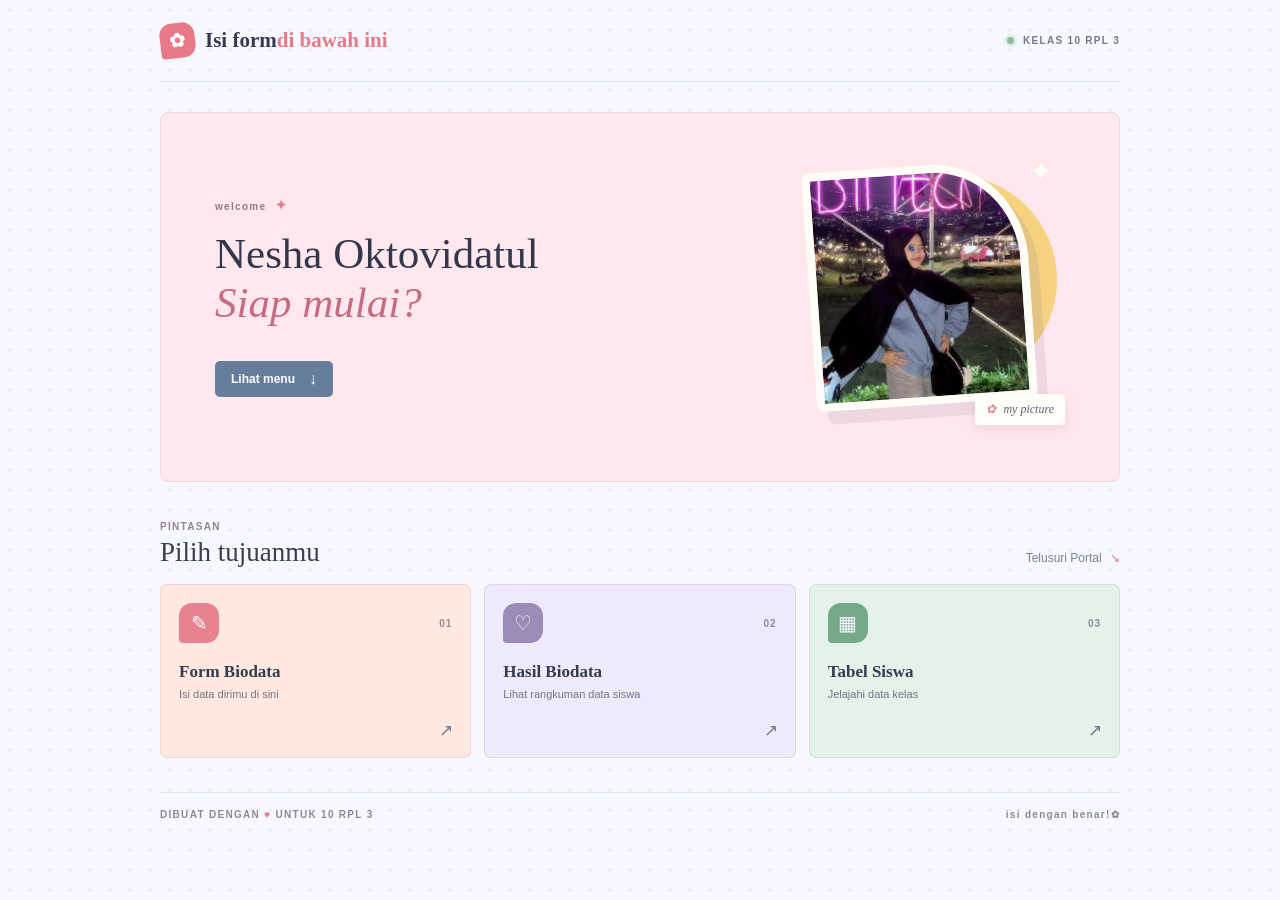
<file: index.html>
<!DOCTYPE html>
<html lang="id">
<head>
    <meta charset="UTF-8">
    <meta name="viewport" content="width=device-width, initial-scale=1.0">
    <meta name="theme-color" content="#f7f8ff">
    <meta name="description" content="Pintasan untuk formulir, hasil biodata, dan tabel kelas.">
    <title>Isi form di bawah ini! | 10 RPL 3</title>
    <link rel="stylesheet" href="style.css">
</head>
<body class="home-page">
    <div class="page-shell">
        <header class="topbar">
            <a class="brand" href="index.html" aria-label="Isi form di bawah ini!, halaman utama">
                <span class="brand-mark" aria-hidden="true">✿</span>
                <span>Isi form<span class="brand-accent">di bawah ini</span></span>
            </a>
            <p class="class-tag"><span class="class-dot"></span> KELAS 10 RPL 3</p>
        </header>

        <main>
            <section class="welcome" aria-labelledby="welcome-title">
                <div class="welcome-copy">
                    <p class="eyebrow">welcome <span aria-hidden="true">✦</span></p>
                    <h1 id="welcome-title">Nesha Oktovidatul <br><span>Siap mulai?</span></h1>
                    <a class="welcome-button" href="#menu">Lihat menu <span aria-hidden="true">↓</span></a>
                </div>
                <div class="profile-visual">
                    <div class="photo-accent" aria-hidden="true"></div>
                    <img class="profile-photo" src="foto.jpg" alt="Nesha in a black hijab and light blue top at an outdoor night event">
                    <span class="photo-caption"><span aria-hidden="true">✿</span> my picture</span>
                    <span class="photo-star" aria-hidden="true">✦</span>
                </div>
            </section>

            <section class="menu-section" id="menu" aria-labelledby="menu-title">
                <div class="section-heading">
                    <div>
                        <p class="eyebrow">PINTASAN</p>
                        <h2 id="menu-title">Pilih tujuanmu</h2>
                    </div>
                    <p class="section-note">Telusuri Portal <span aria-hidden="true">↘</span></p>
                </div>

                <nav class="menu-list" aria-label="Menu kelas">
                    <a href="form_biodata.html" class="menu-item menu-peach">
                        <span class="item-top"><span class="item-icon" aria-hidden="true">✎</span><span class="item-number">01</span></span>
                        <span class="item-title">Form Biodata</span>
                        <span class="item-detail">Isi data dirimu di sini</span>
                        <span class="item-arrow" aria-hidden="true">↗</span>
                    </a>
                    <a href="hasil_biodata.html" class="menu-item menu-lilac">
                        <span class="item-top"><span class="item-icon" aria-hidden="true">♡</span><span class="item-number">02</span></span>
                        <span class="item-title">Hasil Biodata</span>
                        <span class="item-detail">Lihat rangkuman data siswa</span>
                        <span class="item-arrow" aria-hidden="true">↗</span>
                    </a>
                    <a href="table.html" class="menu-item menu-mint">
                        <span class="item-top"><span class="item-icon" aria-hidden="true">▦</span><span class="item-number">03</span></span>
                        <span class="item-title">Tabel Siswa</span>
                        <span class="item-detail">Jelajahi data kelas</span>
                        <span class="item-arrow" aria-hidden="true">↗</span>
                    </a>
                </nav>
            </section>
        </main>

        <footer class="page-footer">
            <span>DIBUAT DENGAN <span class="footer-heart">♥</span> UNTUK 10 RPL 3</span>
            <span>isi dengan benar!<span aria-hidden="true">✿</span></span>
        </footer>
    </div>
</body>
</html>
</file>
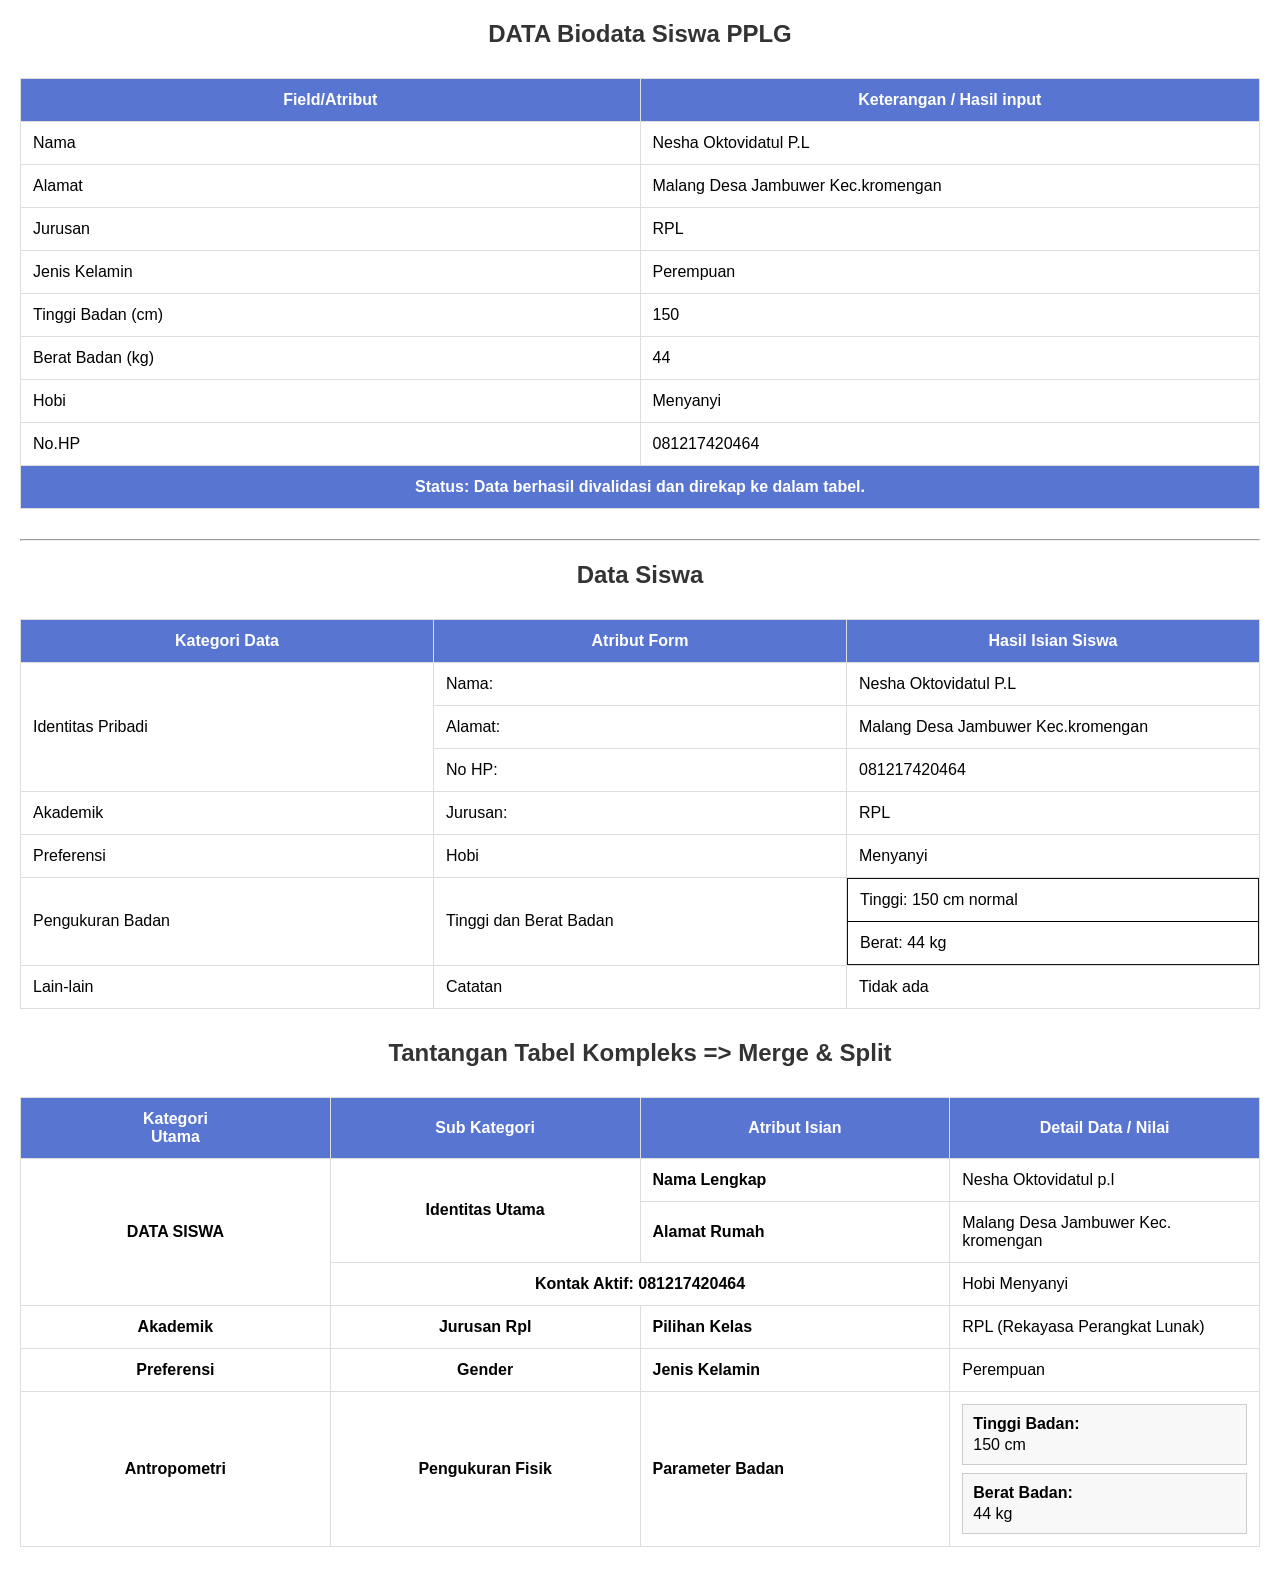
<file: 10rpl3_table.html>
<!DOCTYPE html>
<html lang="en">
<head>
    <meta charset="UTF-8">
    <meta name="viewport" content="width=device-width, initial-scale=1.0">
    <title>Document</title>
</head>
<body>
<!DOCTYPE html>
<html> 
<head>
<style>
table, th, td {
  border: 1px solid rgb(19, 18, 18);
  border-collapse: collapse;
}
th, td {
  padding: 5px;
  text-align: left;
}
</style>
</head>
<body>

<h2>DATA Biodata Siswa PPLG</h2>


<table style="width:100%">

  <tr>
    <th>Field/Atribut</th>
    <th>Keterangan / Hasil input</th>
  </tr>
  <tr>
    <td>Nama</td>
    <td>Nesha Oktovidatul P.L</td>
  </tr>
  <tr>
    <td>Alamat</td>
    <td>Malang Desa Jambuwer Kec.kromengan</td>
  </tr>
   <tr>
    <td>Jurusan</td>
    <td>RPL</td>
  </tr>
  <tr>
    <td>Jenis Kelamin</td>
    <td>Perempuan
    </td>
  </tr>
   <tr>
    <td>Tinggi Badan (cm)</td>
    <td>150</td>
  </tr>
  <tr>
    <td>Berat Badan (kg)</td>
    <td>44</td>
  </tr>
  <tr>
    <td>Hobi</td>
    <td>Menyanyi </td>
  </tr>
    <tr>
    <td>No.HP</td>
    <td>081217420464</td>
  </tr>
</tr>
     <th colspan="2">Status: Data berhasil divalidasi dan direkap ke dalam tabel.</th>
</table>

<hr>
<!DOCTYPE html>
<html lang="id">
<head>
    <meta charset="UTF-8">
    <meta name="viewport" content="width=device-width, initial-scale=1.0">
    <title>Data Siswa</title>

    <style>
        table {
            width: 80%;
            border-collapse: collapse;
            margin: 30px auto;
        }

        th, td {
            border: 1px solid black;
            padding: 10px;
            text-align: left;
        }

        th {
            background-color: #d9eaf7;
            text-align: center;
        }

        h2 {
            text-align: center;
        }
    </style>
</head>

<body>
<!DOCTYPE html>
<html lang="id">
<head>
    <meta charset="UTF-8">
    <meta name="viewport" content="width=device-width, initial-scale=1.0">
    <title>Data Siswa</title>

    <style>
        table {
            width: 80%;
            border-collapse: collapse;
            margin: 30px auto;
        }

        th, td {
            border: 1px solid black;
            padding: 10px;
            text-align: left;
        }

        th {
            background-color: #d9eaf7;
            text-align: center;
        }

        h2 {
            text-align: center;
        }
    </style>
</head>

<body>

    <h2>Data Siswa</h2>

    <table>
        <!-- Judul Kolom -->
        <tr>
            <th>Kategori Data</th>
            <th>Atribut Form</th>
            <th>Hasil Isian Siswa</th>
        </tr>

        <!-- Identitas Pribadi - Merge 3 Baris -->
        <tr>
            <td rowspan="3">Identitas Pribadi</td>
            <td>Nama:</td>
            <td>Nesha Oktovidatul P.L </td>
        </tr>

        <tr>
            <td>Alamat:</td>
            <td>Malang Desa Jambuwer Kec.kromengan</td>
        </tr>

        <tr>
            <td>No HP:</td>
            <td>081217420464</td>
        </tr>

        <!-- Akademik - 1 Baris -->
        <tr>
            <td>Akademik</td>
            <td>Jurusan:</td>
            <td> RPL</td>
        </tr>

        <!-- Preferensi - 1 Baris -->
        <tr>
            <td>Preferensi</td>
            <td>Hobi</td>
            <td>Menyanyi</td>
        </tr>

       <!-- Pengukuran Badan -->
<tr>
    <td>Pengukuran Badan</td>
    <td>Tinggi dan Berat Badan</td>
    <td style="padding: 0;">
        <table style="width: 100%; margin: 0; border-collapse: collapse;">
            <tr>
                <td style="border: none; border-bottom: 1px solid black;">
                    Tinggi: 150 cm normal
                </td>
            </tr>
            <tr>
                <td style="border: none;">
                    Berat: 44 kg
                </td>
            </tr>
        </table>
    </td>
</tr>

        <!-- Lain-lain - 1 Baris -->
        <tr>
            <td>Lain-lain</td>
            <td>Catatan</td>
            <td>Tidak ada</td>
        </tr>

    </table>
    
</body>
<!DOCTYPE html>
<html lang="id">
<head>
    <meta charset="UTF-8">
    <meta name="viewport" content="width=device-width, initial-scale=1.0">
    <title>Tabel Kompleks</title>

    <style>
        body {
            font-family: Arial, sans-serif;
            background: white;
            margin: 20px;
        }

        h2 {
            text-align: center;
            color: #333;
            margin-bottom: 15px;
        }

        table {
            width: 100%;
            border-collapse: collapse;
            table-layout: fixed;
        }

        th, td {
            border: 1px solid #ddd;
            padding: 12px;
            vertical-align: middle;
        }

        th {
            background-color: #5875d1;
            color: white;
            text-align: center;
            font-weight: bold;
        }

        td {
            background-color: #fff;
        }

        .kategori {
            text-align: center;
            font-weight: bold;
        }

        .sub-kategori {
            text-align: center;
            font-weight: bold;
        }

        .atribut {
            font-weight: bold;
        }

        .detail {
            font-weight: normal;
        }

        /* Bagian keterangan */
        .keterangan {
            text-align: center;
            font-size: 14px;
            font-weight: bold;
            padding: 15px;
            background-color: #fafafa;
        }

        /* Tampilan data yang dibagi menjadi 2 */
        .split-content {
            display: flex;
            flex-direction: column;
            gap: 8px;
        }

        .split-item {
            border: 1px solid #ccc;
            padding: 10px;
            background-color: #f8f8f8;
        }

        .split-item strong {
            display: block;
            margin-bottom: 3px;
        }
    </style>
</head>

<body>

<h2>Tantangan Tabel Kompleks => Merge & Split</h2>

<table>

    <!-- HEADER -->
    <tr>
        <th>Kategori<br>Utama</th>
        <th>Sub Kategori</th>
        <th>Atribut Isian</th>
        <th>Detail Data / Nilai</th>
    </tr>

    <!-- DATA SISWA -->
    <tr>
        <td rowspan="3" class="kategori">
            DATA SISWA
        </td>

        <td rowspan="2" class="sub-kategori">
            Identitas Utama
        </td>

        <td class="atribut">
            Nama Lengkap
        </td>

        <td class="detail">
            Nesha Oktovidatul p.l
        </td>
    </tr>

    <tr>
        <td class="atribut">
            Alamat Rumah
        </td>

        <td class="detail">
            Malang Desa Jambuwer Kec. kromengan
        </td>
    </tr>

    <tr>
        <td colspan="2" class="sub-kategori">
            Kontak Aktif: 081217420464
        </td>

        <td class="detail">
            Hobi Menyanyi
        </td>
    </tr>

    <!-- AKADEMIK -->
    <tr>
        <td class="kategori">
            Akademik
        </td>

        <td class="sub-kategori">
            Jurusan Rpl
        </td>

        <td class="atribut">
            Pilihan Kelas
        </td>

        <td class="detail">
            RPL (Rekayasa Perangkat Lunak)
        </td>
    </tr>

    <!-- PREFERENSI -->
    <tr>
        <td class="kategori">
            Preferensi
        </td>

        <td class="sub-kategori">
            Gender
        </td>

        <td class="atribut">
            Jenis Kelamin
        </td>

        <td class="detail">
            Perempuan
        </td>
    </tr>

    <!-- ANTROPOMETRI -->
    <tr>
        <td class="kategori">
            Antropometri
        </td>

        <td class="sub-kategori">
            Pengukuran Fisik
        </td>

        <td class="atribut">
            Parameter Badan
        </td>

        <td class="detail">

            <div class="split-content">

                <div class="split-item">
                    <strong>Tinggi Badan:</strong>
                    150 cm
                </div>

                <div class="split-item">
                    <strong>Berat Badan:</strong>
                    44 kg
                </div>

            </div>

        </td>
    </tr>
</body>
</html>   
</body>
</html>
</file>
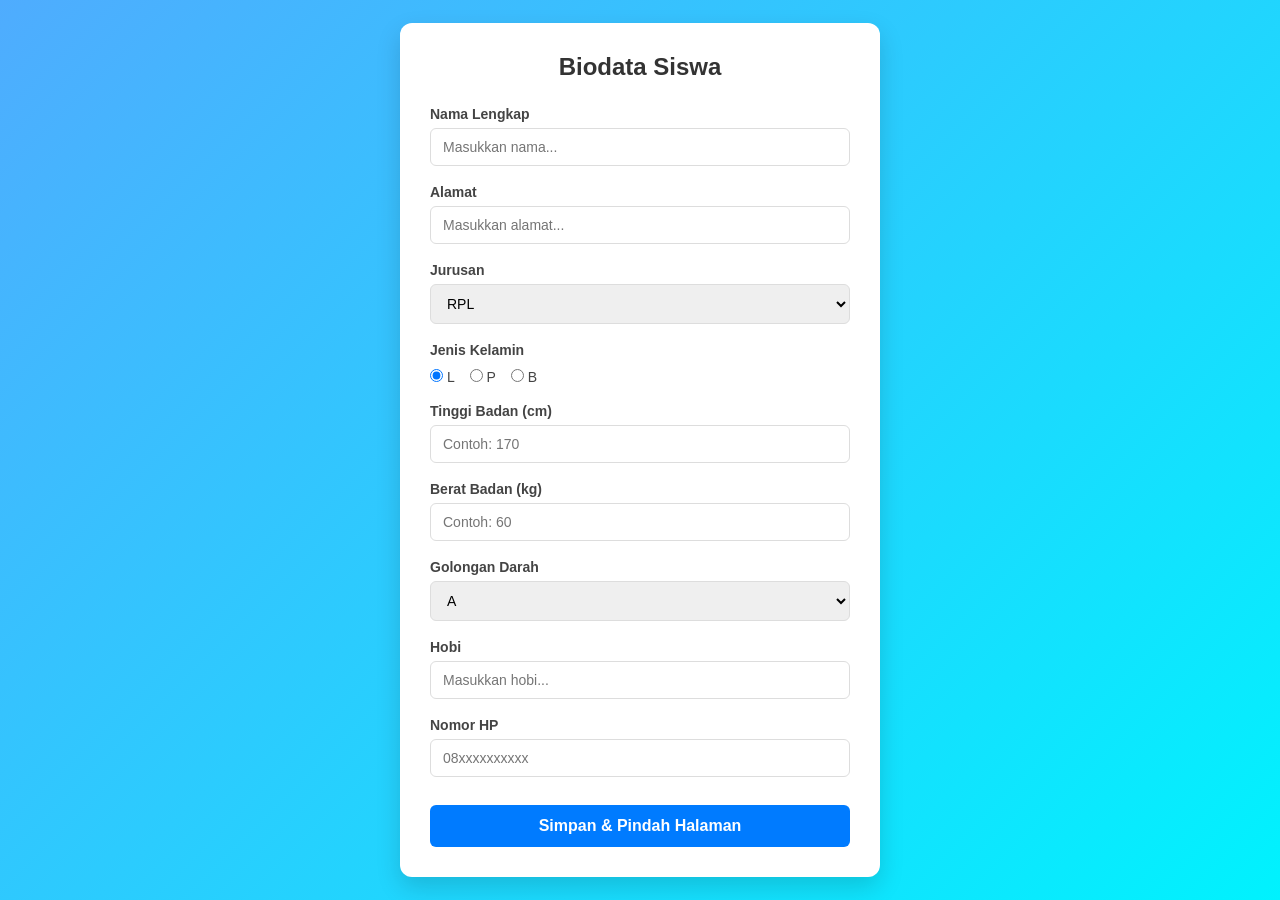
<file: form_biodata.html>
<!DOCTYPE html>
<html lang="en">
<head>
    <meta charset="UTF-8">
    <meta name="viewport" content="width=device-width, initial-scale=1.0">
    <title>Document</title>
</head>
<body>
    <!DOCTYPE html>
<html lang="id">
<head>
    <meta charset="UTF-8">
    <meta name="viewport" content="width=device-width, initial-scale=1.0">
    <title>Biodata Siswa - Form Input</title>
    <style>
        * {
            box-sizing: border-box;
            margin: 0;
            padding: 0;
            font-family: 'Segoe UI', Tahoma, Geneva, Verdana, sans-serif;
        }

        body {
            background: linear-gradient(135deg, #4facfe 0%, #00f2fe 100%);
            min-height: 100vh;
            display: flex;
            justify-content: center;
            align-items: center;
            padding: 20px;
        }

        .container {
            background-color: #ffffff;
            padding: 30px;
            border-radius: 12px;
            box-shadow: 0 10px 25px rgba(0, 0, 0, 0.15);
            width: 100%;
            max-width: 480px;
        }

        h2 {
            text-align: center;
            color: #333;
            margin-bottom: 25px;
            font-size: 24px;
        }

        .form-group {
            margin-bottom: 18px;
        }

        label {
            display: block;
            margin-bottom: 6px;
            color: #444;
            font-weight: 600;
            font-size: 14px;
        }

        input[type="text"],
        input[type="number"],
        select {
            width: 100%;
            padding: 10px 12px;
            border: 1.5px solid #ddd;
            border-radius: 6px;
            font-size: 14px;
            transition: border-color 0.3s;
            outline: none;
        }

        input[type="text"]:focus,
        input[type="number"]:focus,
        select:focus {
            border-color: #007bff;
        }

        .radio-group {
            display: flex;
            gap: 15px;
            align-items: center;
            padding-top: 5px;
        }

        .radio-group label {
            font-weight: normal;
            margin-bottom: 0;
            cursor: pointer;
        }

        button {
            width: 100%;
            padding: 12px;
            background-color: #007bff;
            color: white;
            border: none;
            border-radius: 6px;
            font-size: 16px;
            font-weight: bold;
            cursor: pointer;
            transition: background-color 0.3s;
            margin-top: 10px;
        }

        button:hover {
            background-color: #0056b3;
        }
    </style>
</head>
<body>

    <div class="container">
        <h2>Biodata Siswa</h2>

        <form id="formBiodata">
            <div class="form-group">
                <label for="nama">Nama Lengkap</label>
                <input type="text" id="nama" placeholder="Masukkan nama..." required>
            </div>

            <div class="form-group">
                <label for="alamat">Alamat</label>
                <input type="text" id="alamat" placeholder="Masukkan alamat..." required>
            </div>

            <div class="form-group">
                <label for="jurusan">Jurusan</label>
                <select id="jurusan">
                    <option value="RPL">RPL</option>
                    <option value="TSM">TSM</option>
                    <option value="TKJ">TKJ</option>
                    <option value="TKR">TKR</option>
                </select>
            </div>

            <div class="form-group">
                <label>Jenis Kelamin</label>
                <div class="radio-group">
                    <label><input type="radio" name="jk" value="L" checked> L</label>
                    <label><input type="radio" name="jk" value="P"> P</label>
                    <label><input type="radio" name="jk" value="B"> B</label>
                </div>
            </div>

            <div class="form-group">
                <label for="tinggi">Tinggi Badan (cm)</label>
                <input type="number" id="tinggi" placeholder="Contoh: 170">
            </div>

            <div class="form-group">
                <label for="berat">Berat Badan (kg)</label>
                <input type="number" id="berat" placeholder="Contoh: 60">
            </div>

            <div class="form-group">
                <label for="golDarah">Golongan Darah</label>
                <select id="golDarah">
                    <option value="A">A</option>
                    <option value="B">B</option>
                    <option value="AB">AB</option>
                    <option value="O">O</option>
                </select>
            </div>

            <div class="form-group">
                <label for="hobi">Hobi</label>
                <input type="text" id="hobi" placeholder="Masukkan hobi...">
            </div>

            <div class="form-group">
                <label for="hp">Nomor HP</label>
                <input type="text" id="hp" placeholder="08xxxxxxxxxx">
            </div>

            <button type="submit">Simpan & Pindah Halaman</button>
        </form>
    </div>

    <script>
        document.getElementById('formBiodata').addEventListener('submit', function(e) {
            e.preventDefault();

            const dataBiodata = {
                nama: document.getElementById('nama').value,
                alamat: document.getElementById('alamat').value,
                jurusan: document.getElementById('jurusan').value,
                jk: document.querySelector('input[name="jk"]:checked').value,
                tinggi: document.getElementById('tinggi').value,
                berat: document.getElementById('berat').value,
                golDarah: document.getElementById('golDarah').value,
                hobi: document.getElementById('hobi').value,
                hp: document.getElementById('hp').value
            };

            localStorage.setItem('biodataSiswa', JSON.stringify(dataBiodata));
            window.location.href = 'hasil_biodata.html';
        });
    </script>
</body>
</html>
</file>
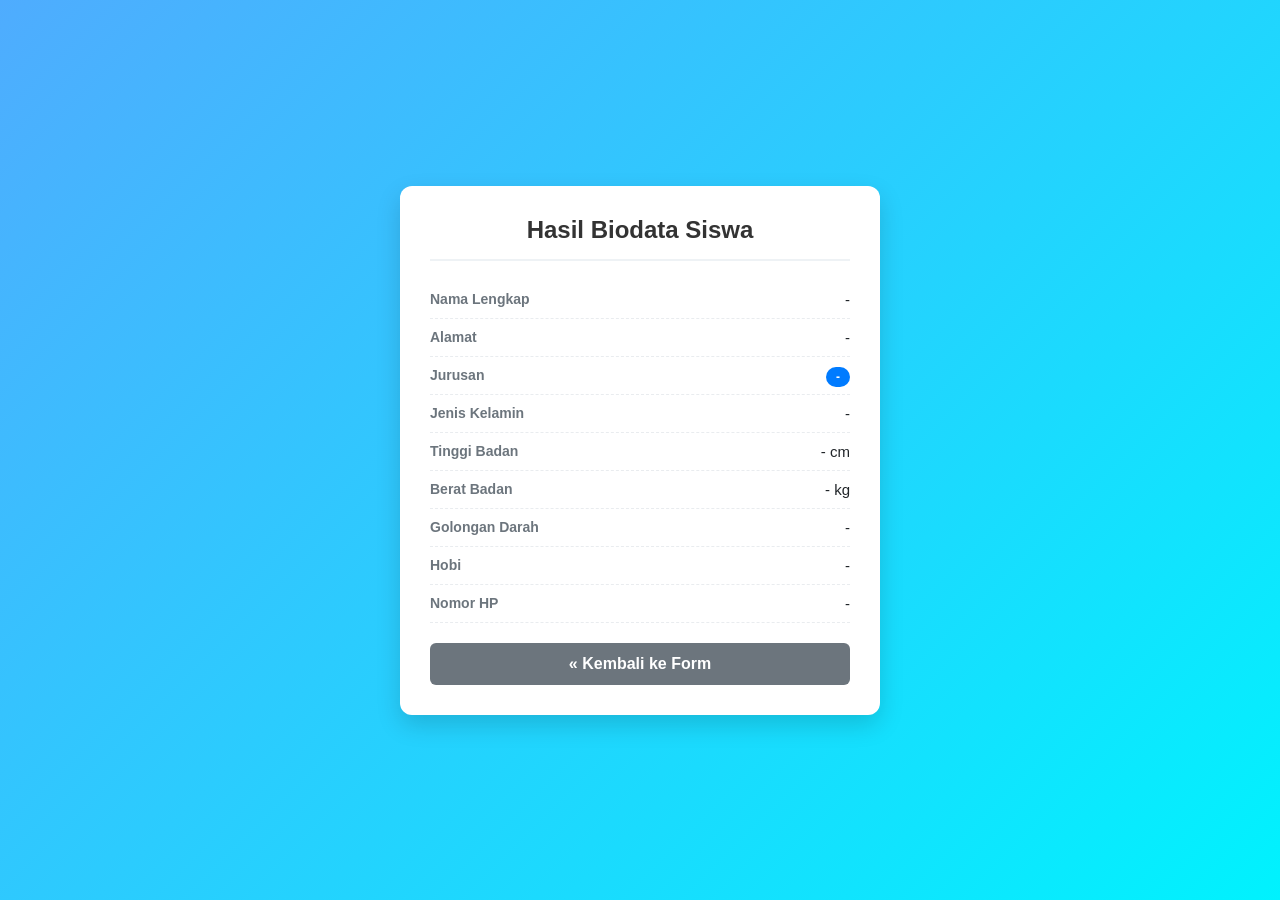
<file: hasil_biodata.html>
<!DOCTYPE html>
<html lang="id">
<head>
    <meta charset="UTF-8">
    <meta name="viewport" content="width=device-width, initial-scale=1.0">
    <title>Hasil Biodata Siswa</title>
    <style>
        * {
            box-sizing: border-box;
            margin: 0;
            padding: 0;
            font-family: 'Segoe UI', Tahoma, Geneva, Verdana, sans-serif;
        }

        body {
            background: linear-gradient(135deg, #4facfe 0%, #00f2fe 100%);
            min-height: 100vh;
            display: flex;
            justify-content: center;
            align-items: center;
            padding: 20px;
        }

        .card {
            background-color: #ffffff;
            padding: 30px;
            border-radius: 12px;
            box-shadow: 0 10px 25px rgba(0, 0, 0, 0.15);
            width: 100%;
            max-width: 480px;
        }

        .card-header {
            text-align: center;
            padding-bottom: 15px;
            border-bottom: 2px solid #eef2f5;
            margin-bottom: 20px;
        }

        .card-header h2 {
            color: #333;
            font-size: 24px;
        }

        .info-group {
            display: flex;
            justify-content: space-between;
            align-items: center;
            padding: 10px 0;
            border-bottom: 1px dashed #e9ecef;
        }

        .info-group:last-child {
            border-bottom: none;
        }

        .label {
            color: #6c757d;
            font-size: 14px;
            font-weight: 600;
        }

        .value {
            color: #212529;
            font-size: 15px;
            font-weight: 500;
            text-align: right;
        }

        .badge {
            background-color: #007bff;
            color: white;
            padding: 3px 10px;
            border-radius: 12px;
            font-size: 12px;
            font-weight: bold;
        }

        .btn-back {
            display: block;
            width: 100%;
            text-align: center;
            background-color: #6c757d;
            color: white;
            text-decoration: none;
            padding: 12px;
            border-radius: 6px;
            font-weight: bold;
            margin-top: 20px;
            transition: background-color 0.3s;
        }

        .btn-back:hover {
            background-color: #5a6268;
        }
    </style>
</head>
<body>

    <div class="card">
        <div class="card-header">
            <h2>Hasil Biodata Siswa</h2>
        </div>

        <div class="info-group">
            <span class="label">Nama Lengkap</span>
            <span class="value" id="outNama">-</span>
        </div>

        <div class="info-group">
            <span class="label">Alamat</span>
            <span class="value" id="outAlamat">-</span>
        </div>

        <div class="info-group">
            <span class="label">Jurusan</span>
            <span class="value"><span class="badge" id="outJurusan">-</span></span>
        </div>

        <div class="info-group">
            <span class="label">Jenis Kelamin</span>
            <span class="value" id="outJk">-</span>
        </div>

        <div class="info-group">
            <span class="label">Tinggi Badan</span>
            <span class="value"><span id="outTinggi">-</span> cm</span>
        </div>

        <div class="info-group">
            <span class="label">Berat Badan</span>
            <span class="value"><span id="outBerat">-</span> kg</span>
        </div>

        <div class="info-group">
            <span class="label">Golongan Darah</span>
            <span class="value" id="outGolDarah">-</span>
        </div>

        <div class="info-group">
            <span class="label">Hobi</span>
            <span class="value" id="outHobi">-</span>
        </div>

        <div class="info-group">
            <span class="label">Nomor HP</span>
            <span class="value" id="outHp">-</span>
        </div>

        <a href="form_biodata.html" class="btn-back">&laquo; Kembali ke Form</a>
    </div>

    <script>
        const dataSaved = localStorage.getItem('biodataSiswa');

        if (dataSaved) {
            const data = JSON.parse(dataSaved);

            document.getElementById('outNama').textContent = data.nama;
            document.getElementById('outAlamat').textContent = data.alamat;
            document.getElementById('outJurusan').textContent = data.jurusan;
            document.getElementById('outJk').textContent = data.jk === 'L' ? 'Laki-laki' : (data.jk === 'P' ? 'Perempuan' : 'Lainnya');
            document.getElementById('outTinggi').textContent = data.tinggi || '0';
            document.getElementById('outBerat').textContent = data.berat || '0';
            document.getElementById('outGolDarah').textContent = data.golDarah;
            document.getElementById('outHobi').textContent = data.hobi || '-';
            document.getElementById('outHp').textContent = data.hp || '-';
        } else {
            alert('Belum ada data biodata yang disimpan!');
        }
    </script>

</body>
</html>
</file>
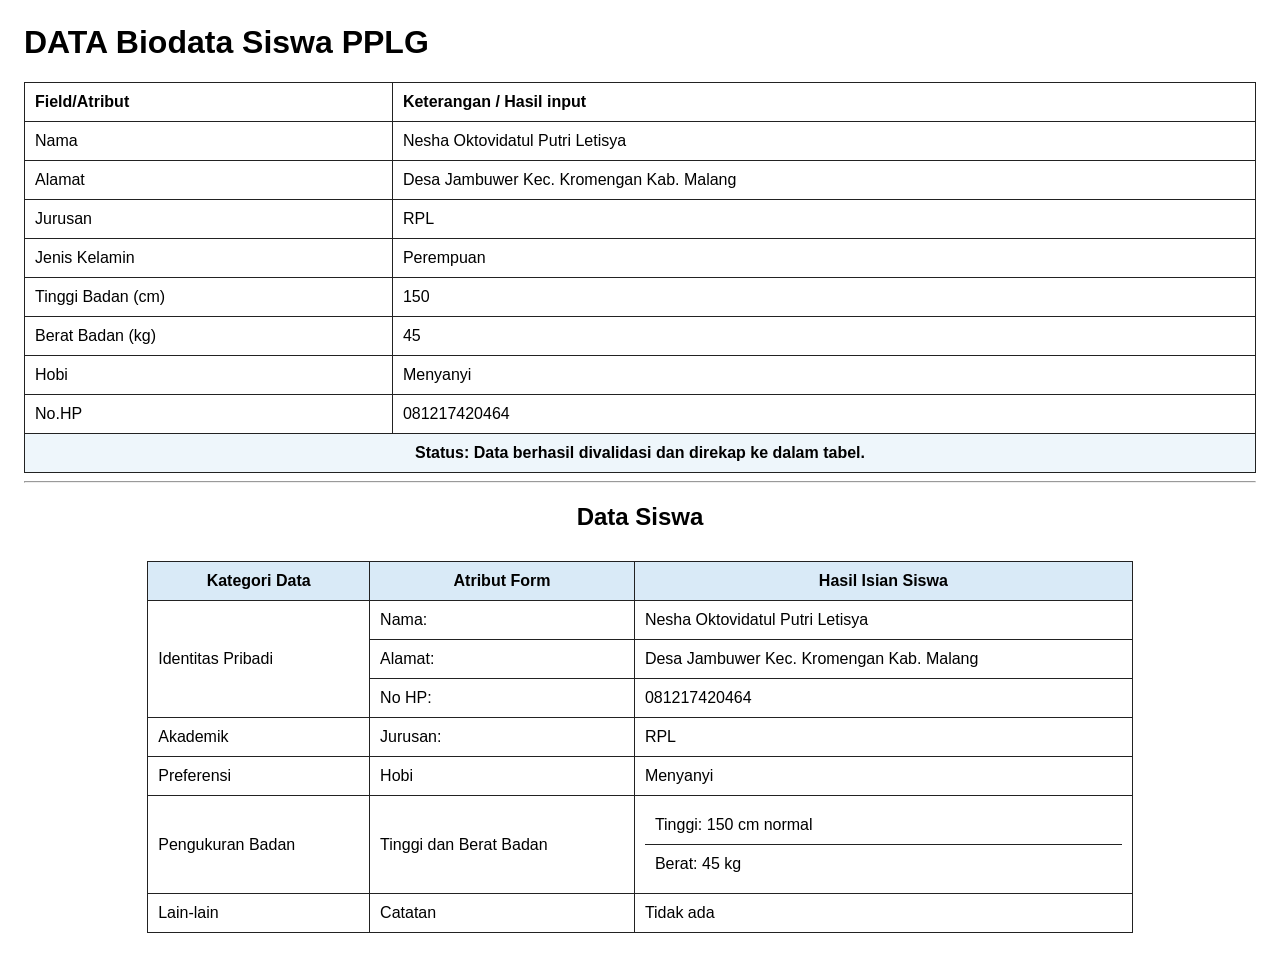
<file: table.html>
<!DOCTYPE html>
<html lang="id">
<head>
    <meta charset="UTF-8">
    <meta name="viewport" content="width=device-width, initial-scale=1.0">
    <title>Data Biodata Siswa</title>
    <style>
        body {
            margin: 24px;
            font-family: Arial, sans-serif;
        }

        h2 {
            text-align: center;
        }

        table {
            border-collapse: collapse;
        }

        th,
        td {
            border: 1px solid #222;
            padding: 10px;
            text-align: left;
        }

        th {
            background-color: #d9eaf7;
        }

        .summary-table {
            width: 100%;
        }

        .summary-table th {
            background-color: transparent;
        }

        .summary-table .status {
            text-align: center;
            background-color: #eef6fb;
        }

        .student-table {
            width: 80%;
            margin: 30px auto;
        }

        .student-table th {
            text-align: center;
        }

        .student-table .measurements {
            width: 100%;
            margin: 0;
        }

        .measurements td {
            border: 0;
        }

        .measurements tr + tr td {
            border-top: 1px solid #222;
        }

        @media (max-width: 600px) {
            body {
                margin: 16px;
            }

            .student-table {
                width: 100%;
            }

            th,
            td {
                padding: 7px;
            }
        }
    </style>
</head>
<body>
    <main>
        <h1>DATA Biodata Siswa PPLG</h1>
        <table class="summary-table">
            <thead>
                <tr>
                    <th>Field/Atribut</th>
                    <th>Keterangan / Hasil input</th>
                </tr>
            </thead>
            <tbody>
                <tr>
                    <td>Nama</td>
                    <td>Nesha Oktovidatul Putri Letisya</td>
                </tr>
                <tr>
                    <td>Alamat</td>
                    <td>Desa Jambuwer Kec. Kromengan Kab. Malang</td>
                </tr>
                <tr>
                    <td>Jurusan</td>
                    <td>RPL</td>
                </tr>
                <tr>
                    <td>Jenis Kelamin</td>
                    <td>Perempuan</td>
                </tr>
                <tr>
                    <td>Tinggi Badan (cm)</td>
                    <td>150</td>
                </tr>
                <tr>
                    <td>Berat Badan (kg)</td>
                    <td>45</td>
                </tr>
                <tr>
                    <td>Hobi</td>
                    <td>Menyanyi</td>
                </tr>
                <tr>
                    <td>No.HP</td>
                    <td>081217420464</td>
                </tr>
                <tr>
                    <th class="status" colspan="2">Status: Data berhasil divalidasi dan direkap ke dalam tabel.</th>
                </tr>
            </tbody>
        </table>

        <hr>

        <h2>Data Siswa</h2>
        <table class="student-table">
            <thead>
                <tr>
                    <th>Kategori Data</th>
                    <th>Atribut Form</th>
                    <th>Hasil Isian Siswa</th>
                </tr>
            </thead>
            <tbody>
                <tr>
                    <td rowspan="3">Identitas Pribadi</td>
                    <td>Nama:</td>
                    <td>Nesha Oktovidatul Putri Letisya</td>
                </tr>
                <tr>
                    <td>Alamat:</td>
                    <td>Desa Jambuwer Kec. Kromengan Kab. Malang</td>
                </tr>
                <tr>
                    <td>No HP:</td>
                    <td>081217420464</td>
                </tr>
                <tr>
                    <td>Akademik</td>
                    <td>Jurusan:</td>
                    <td>RPL</td>
                </tr>
                <tr>
                    <td>Preferensi</td>
                    <td>Hobi</td>
                    <td>Menyanyi</td>
                </tr>
                <tr>
                    <td>Pengukuran Badan</td>
                    <td>Tinggi dan Berat Badan</td>
                    <td class="measurement-cell">
                        <table class="measurements">
                            <tbody>
                                <tr>
                                    <td>Tinggi: 150 cm normal</td>
                                </tr>
                                <tr>
                                    <td>Berat: 45 kg</td>
                                </tr>
                            </tbody>
                        </table>
                    </td>
                </tr>
                <tr>
                    <td>Lain-lain</td>
                    <td>Catatan</td>
                    <td>Tidak ada</td>
                </tr>
            </tbody>
        </table>
    </main>
</body>
</html>
</file>
<file: style.css>
.home-page {
	--ink: #343b50;
	--muted: #778095;
	--coral: #e77989;
	--paper: #fffefa;
	min-height: 100vh;
	margin: 0;
	color: var(--ink);
	font-family: "Trebuchet MS", "Segoe UI", sans-serif;
	background-color: #f7f8ff;
	background-image: radial-gradient(rgba(159, 172, 210, 0.23) 0.8px, transparent 0.8px);
	background-size: 20px 20px;
}

.home-page * {
	box-sizing: border-box;
}

.page-shell {
	width: min(100% - 48px, 960px);
	margin: 0 auto;
	animation: page-arrive 600ms ease-out both;
}

.topbar {
	display: flex;
	min-height: 82px;
	align-items: center;
	justify-content: space-between;
	border-bottom: 1px solid rgba(68, 74, 104, 0.12);
}

.brand {
	display: inline-flex;
	align-items: center;
	gap: 10px;
	color: var(--ink);
	font-family: Georgia, serif;
	font-size: 21px;
	font-weight: 700;
	text-decoration: none;
}

.brand-mark {
	display: grid;
	width: 35px;
	height: 35px;
	place-items: center;
	color: #fff;
	font-family: "Trebuchet MS", sans-serif;
	font-size: 19px;
	background: var(--coral);
	border-radius: 12px 12px 12px 4px;
	transform: rotate(-7deg);
}

.brand-accent {
	color: var(--coral);
}

.class-tag,
.eyebrow,
.page-footer {
	font-size: 10px;
	font-weight: 700;
	letter-spacing: 1.3px;
}

.class-tag {
	display: inline-flex;
	align-items: center;
	gap: 9px;
	margin: 0;
	color: #72788c;
}

.class-dot {
	width: 7px;
	height: 7px;
	background: #8fbd9d;
	border-radius: 50%;
	box-shadow: 0 0 0 3px rgba(143, 189, 157, 0.2);
}

.welcome {
	position: relative;
	display: grid;
	min-height: 350px;
	grid-template-columns: 1.15fr 0.85fr;
	align-items: center;
	gap: 30px;
	margin-top: 30px;
	padding: 42px 54px;
	overflow: hidden;
	background: #ffe8ed;
	border: 1px solid rgba(172, 105, 122, 0.13);
	border-radius: 8px;
}

.welcome-copy {
	position: relative;
	z-index: 1;
}

.eyebrow {
	margin: 0;
	color: #8d7c8c;
}

.welcome .eyebrow span {
	margin-left: 5px;
	color: #df8391;
	font-size: 14px;
}

.welcome h1 {
	margin: 17px 0 12px;
	color: #34374c;
	font-family: Georgia, serif;
	font-size: 43px;
	font-weight: 500;
	line-height: 1.13;
}

.welcome h1 span {
	color: #c76b80;
	font-style: italic;
}

.welcome-text {
	max-width: 360px;
	margin: 0;
	color: #73788a;
	font-size: 14px;
	line-height: 1.7;
}

.welcome-button {
	display: inline-flex;
	align-items: center;
	gap: 14px;
	margin-top: 22px;
	padding: 11px 16px;
	color: #fff;
	font-size: 12px;
	font-weight: 700;
	text-decoration: none;
	background: #667d9c;
	border-radius: 5px;
	transition: background-color 180ms ease, transform 180ms ease;
}

.welcome-button:hover {
	background: #506a8c;
	transform: translateY(-2px);
}

.welcome-button span {
	font-size: 16px;
	line-height: 12px;
}

.profile-visual {
	position: relative;
	width: 100%;
	max-width: 270px;
	aspect-ratio: 0.95;
	justify-self: end;
}

.photo-accent {
	position: absolute;
	top: 7%;
	right: 3%;
	width: 78%;
	aspect-ratio: 1;
	background: #f6d17f;
	border-radius: 50%;
}

.profile-photo {
	position: absolute;
	top: 4%;
	left: 5%;
	width: 82%;
	height: 84%;
	object-fit: cover;
	object-position: center;
	background: #eadfe6;
	border: 8px solid #fffdf8;
	border-radius: 8px 42% 8px 8px;
	box-shadow: 10px 13px 0 rgba(114, 101, 145, 0.13);
	transform: rotate(-4deg);
}

.photo-caption {
	position: absolute;
	right: 0;
	bottom: 5%;
	padding: 8px 11px;
	color: #5e6075;
	font-family: Georgia, serif;
	font-size: 12px;
	font-style: italic;
	background: #fffdf8;
	border-radius: 4px;
	box-shadow: 0 4px 12px rgba(66, 62, 83, 0.1);
}

.photo-caption span {
	margin-right: 4px;
	color: #df8391;
}

.photo-star {
	position: absolute;
	z-index: 1;
	top: 0;
	right: 5%;
	color: #fffefa;
	font-size: 28px;
}

.menu-section {
	padding: 39px 0 34px;
}

.section-heading {
	display: flex;
	align-items: end;
	justify-content: space-between;
	gap: 20px;
	margin-bottom: 16px;
}

.section-heading .eyebrow {
	color: #92839a;
}

.section-heading h2 {
	margin: 5px 0 0;
	color: #3b3d51;
	font-family: Georgia, serif;
	font-size: 27px;
	font-weight: 500;
}

.section-note {
	margin: 0 0 3px;
	color: #7f8191;
	font-size: 12px;
}

.section-note span {
	margin-left: 5px;
	color: #d77d8d;
}

.menu-list {
	display: grid;
	grid-template-columns: repeat(3, minmax(0, 1fr));
	gap: 13px;
}

.menu-item {
	position: relative;
	display: flex;
	min-height: 174px;
	flex-direction: column;
	align-items: flex-start;
	padding: 18px;
	color: var(--ink);
	text-decoration: none;
	border: 1px solid rgba(77, 61, 71, 0.1);
	border-radius: 7px;
	transition: transform 180ms ease, box-shadow 180ms ease;
}

.menu-item:hover {
	transform: translateY(-4px);
	box-shadow: 0 10px 18px rgba(67, 51, 58, 0.1);
}

.menu-peach {
	background: #ffe8df;
}

.menu-lilac {
	background: #eee9fb;
}

.menu-mint {
	background: #e3f3e9;
}

.item-top {
	display: flex;
	width: 100%;
	align-items: center;
	justify-content: space-between;
}

.item-icon {
	display: grid;
	width: 40px;
	height: 40px;
	place-items: center;
	color: #fff;
	font-size: 20px;
	background: #e78391;
	border-radius: 13px 13px 13px 4px;
}

.menu-lilac .item-icon {
	background: #9a8bb7;
}

.menu-mint .item-icon {
	background: #75a98a;
}

.item-number {
	color: rgba(66, 62, 83, 0.55);
	font-size: 10px;
	font-weight: 700;
	letter-spacing: 1px;
}

.item-title {
	margin-top: 19px;
	font-family: Georgia, serif;
	font-size: 17px;
	font-weight: 600;
}

.item-detail {
	margin-top: 5px;
	padding-right: 15px;
	color: #727587;
	font-size: 11px;
	line-height: 1.45;
}

.item-arrow {
	position: absolute;
	right: 17px;
	bottom: 16px;
	color: #77758a;
	font-size: 17px;
	transition: transform 180ms ease;
}

.menu-item:hover .item-arrow {
	transform: translate(2px, -2px);
}

.menu-item:focus-visible,
.brand:focus-visible,
.welcome-button:focus-visible {
	outline: 3px solid #778eb2;
	outline-offset: 4px;
}

.page-footer {
	display: flex;
	justify-content: space-between;
	gap: 16px;
	padding: 16px 0 23px;
	color: #89899a;
	border-top: 1px solid rgba(68, 74, 104, 0.12);
}

.footer-heart {
	color: #e1798b;
}

@keyframes page-arrive {
	from {
		opacity: 0;
		transform: translateY(10px);
	}

	to {
		opacity: 1;
		transform: translateY(0);
	}
}

@media (max-width: 700px) {
	.page-shell {
		width: min(100% - 32px, 560px);
	}

	.welcome {
		min-height: 0;
		grid-template-columns: 1fr 0.8fr;
		gap: 15px;
		padding: 34px 28px 40px;
	}

	.welcome h1 {
		font-size: 35px;
	}

	.menu-list {
		grid-template-columns: 1fr;
		gap: 9px;
	}

	.menu-item {
		min-height: 96px;
		display: grid;
		grid-template-columns: 44px 1fr 24px;
		grid-template-rows: auto auto;
		align-items: center;
		column-gap: 12px;
		padding: 15px;
	}

	.item-top {
		display: contents;
	}

	.item-icon {
		grid-column: 1;
		grid-row: 1 / 3;
	}

	.item-number {
		position: absolute;
		top: 9px;
		right: 12px;
	}

	.item-title {
		grid-column: 2;
		grid-row: 1;
		margin: 0;
	}

	.item-detail {
		grid-column: 2;
		grid-row: 2;
		margin: 2px 0 0;
	}

	.item-arrow {
		top: 50%;
		right: 16px;
		bottom: auto;
		transform: translateY(-50%);
	}

	.menu-item:hover .item-arrow {
		transform: translate(2px, calc(-50% - 2px));
	}
}

@media (max-width: 480px) {
	.page-shell {
		width: min(100% - 28px, 420px);
	}

	.topbar {
		min-height: 68px;
	}

	.brand {
		font-size: 18px;
	}

	.class-tag {
		font-size: 9px;
		letter-spacing: 0.8px;
	}

	.welcome {
		display: block;
		margin-top: 18px;
		padding: 29px 22px 24px;
	}

	.welcome h1 {
		font-size: 34px;
	}

	.profile-visual {
		width: 185px;
		margin: 18px 6px 0 auto;
	}

	.menu-section {
		padding-top: 30px;
	}

	.section-heading h2 {
		font-size: 24px;
	}

	.section-note {
		max-width: 125px;
		text-align: right;
		line-height: 1.5;
	}

	.page-footer {
		font-size: 8px;
		letter-spacing: 0.7px;
	}
}

@media (prefers-reduced-motion: reduce) {
	.home-page *,
	.home-page *::before,
	.home-page *::after {
		animation-duration: 0.01ms !important;
		transition-duration: 0.01ms !important;
		scroll-behavior: auto !important;
	}
}
</file>
